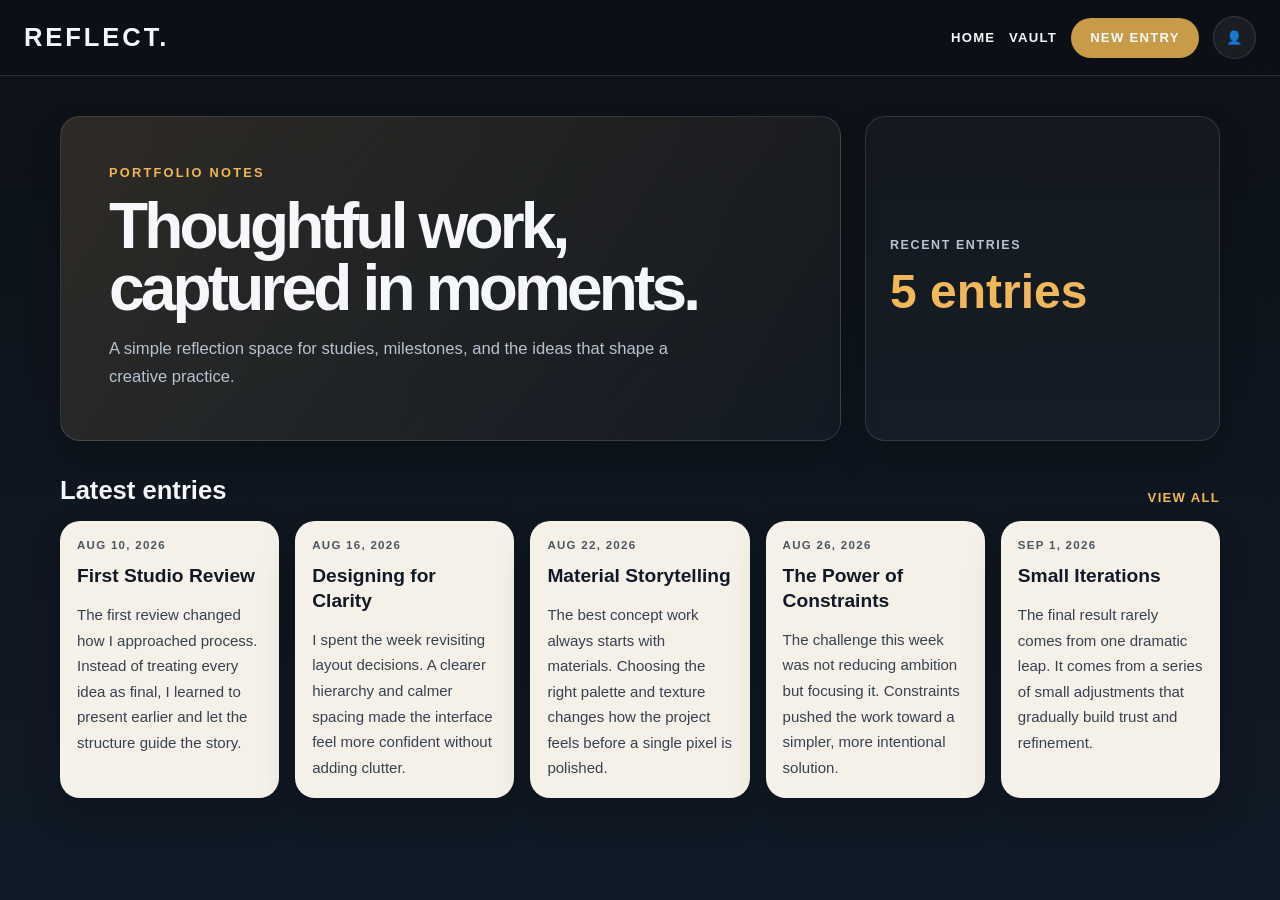
<file: index.html>
<!DOCTYPE html>
<html lang="en">
  <head>
    <meta charset="UTF-8" />
    <meta name="viewport" content="width=device-width, initial-scale=1.0" />
    <title>Reflect Journal</title>
    <link rel="stylesheet" href="styles.css" />
  </head>
  <body>
    <header class="topbar">
      <a href="index.html" class="brand">Reflect.</a>
      <nav class="nav" aria-label="Main navigation">
        <a href="index.html">Home</a>
        <a href="vault.html">Vault</a>
        <a href="new-entry.html" class="nav-button">New Entry</a>
        <a href="index.html" class="profile-button" aria-label="Profile">👤</a>
      </nav>
    </header>

    <main class="page-shell">
      <section class="hero">
        <div class="hero-copy">
          <p class="eyebrow">Portfolio Notes</p>
          <h1>Thoughtful work, captured in moments.</h1>
          <p>
            A simple reflection space for studies, milestones, and the ideas that shape
            a creative practice.
          </p>
        </div>

        <aside class="hero-panel" aria-label="Saved entry summary">
          <span>Recent entries</span>
          <strong id="entry-count">0 entries</strong>
        </aside>
      </section>

      <section aria-labelledby="latest-heading">
        <div class="section-head">
          <h2 id="latest-heading">Latest entries</h2>
          <a href="vault.html" class="text-link">View all</a>
        </div>

        <div id="entry-grid" class="card-grid" aria-live="polite">
          <article class="entry-card">
            <p class="date">Aug 10</p>
            <h3>First Studio Review</h3>
            <p>Feedback helped clarify the process and sharpen the narrative behind the work.</p>
          </article>
          <article class="entry-card">
            <p class="date">Aug 16</p>
            <h3>Designing for Clarity</h3>
            <p>Spacing and hierarchy made the layout feel more intentional and easier to use.</p>
          </article>
          <article class="entry-card">
            <p class="date">Aug 22</p>
            <h3>Material Storytelling</h3>
            <p>The material palette shaped the experience even before the final screens were refined.</p>
          </article>
          <article class="entry-card">
            <p class="date">Aug 26</p>
            <h3>The Power of Constraints</h3>
            <p>Constraints pushed the concept toward focus and created more meaningful decisions.</p>
          </article>
          <article class="entry-card">
            <p class="date">Sep 01</p>
            <h3>Small Iterations</h3>
            <p>Progress came from a sequence of thoughtful refinements rather than one dramatic leap.</p>
          </article>
        </div>
      </section>
    </main>

    <script src="app.js"></script>
  </body>
</html>
</file>
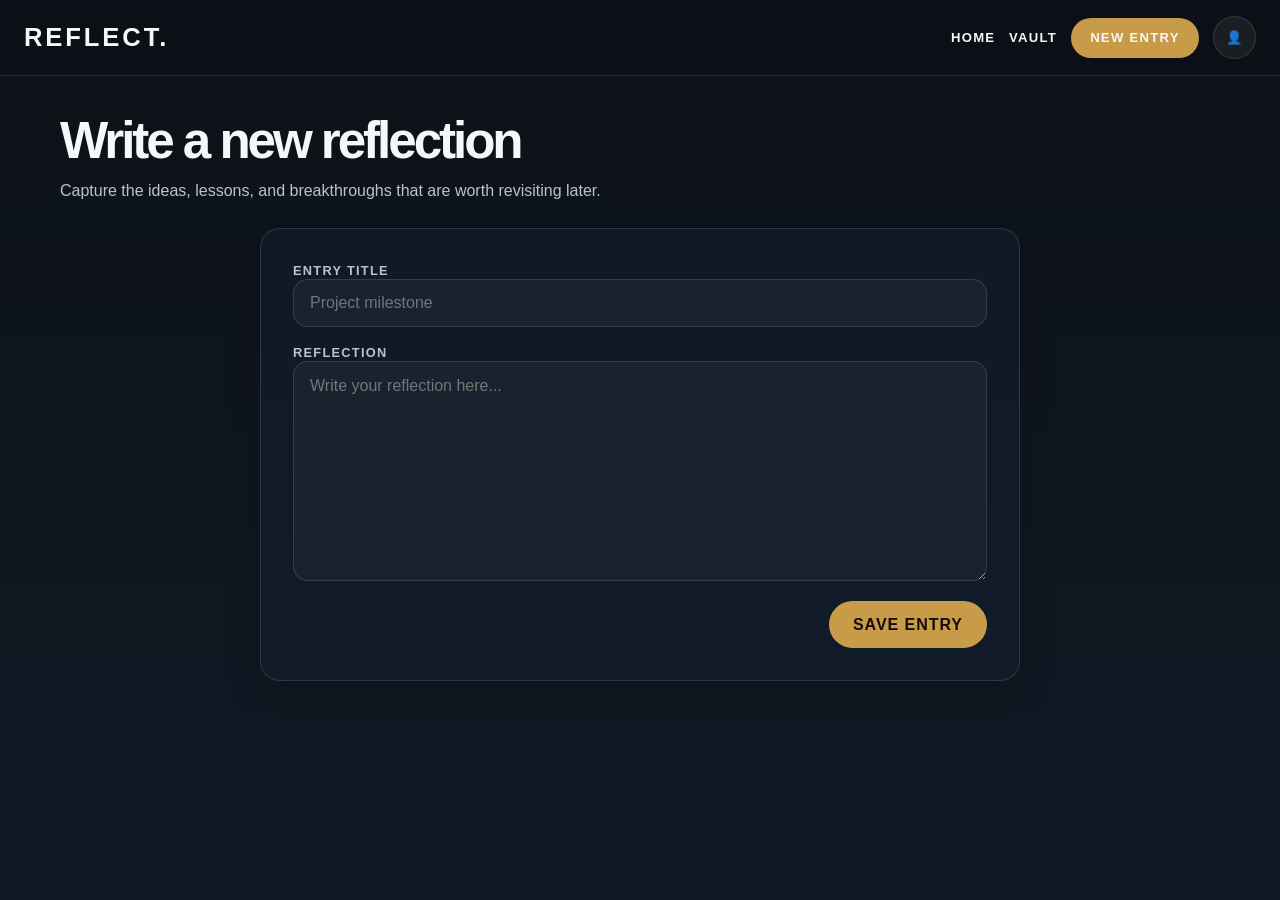
<file: new-entry.html>
<!DOCTYPE html>
<html lang="en">
  <head>
    <meta charset="UTF-8" />
    <meta name="viewport" content="width=device-width, initial-scale=1.0" />
    <title>New Entry</title>
    <link rel="stylesheet" href="styles.css" />
  </head>
  <body>
    <header class="topbar">
      <a href="index.html" class="brand">Reflect.</a>
      <nav class="nav" aria-label="Main navigation">
        <a href="index.html">Home</a>
        <a href="vault.html">Vault</a>
        <a href="new-entry.html" class="nav-button">New Entry</a>
        <a href="index.html" class="profile-button" aria-label="Profile">👤</a>
      </nav>
    </header>

    <main class="page-shell">
      <div class="page-header">
        <h1 class="page-title">Write a new reflection</h1>
        <p class="page-subtitle">
          Capture the ideas, lessons, and breakthroughs that are worth revisiting later.
        </p>
      </div>

      <section class="form-card">
        <form id="entry-form" class="entry-form">
          <div>
            <label for="entry-title">Entry title</label>
            <input id="entry-title" name="title" type="text" placeholder="Project milestone" />
          </div>

          <div>
            <label for="entry-body">Reflection</label>
            <textarea id="entry-body" name="body" placeholder="Write your reflection here..."></textarea>
          </div>

          <div class="form-actions">
            <button id="save-entry" type="submit" class="primary-button">Save Entry</button>
          </div>
        </form>
      </section>
    </main>

    <script src="app.js"></script>
  </body>
</html>
</file>
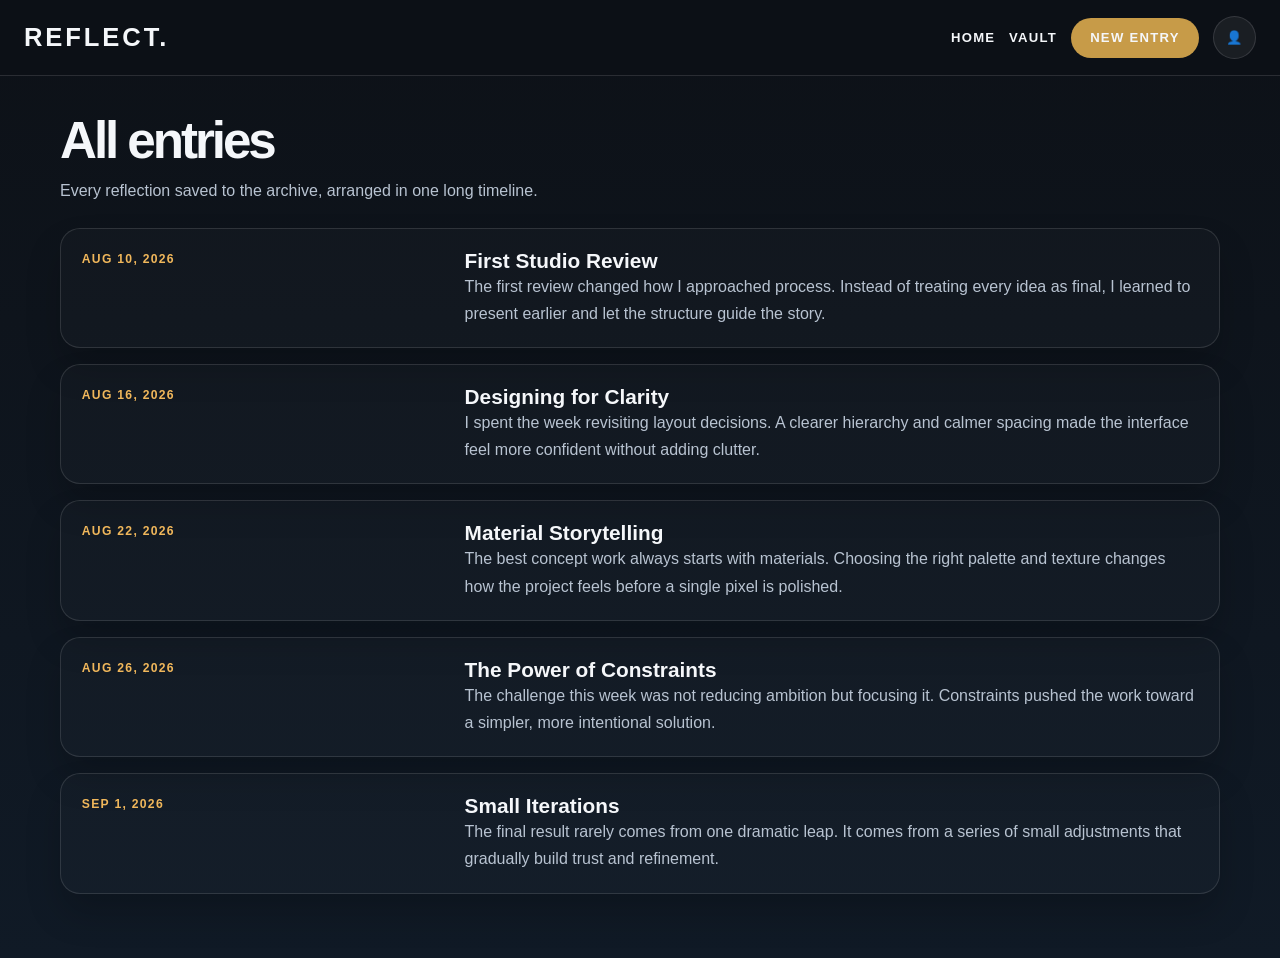
<file: vault.html>
<!DOCTYPE html>
<html lang="en">
  <head>
    <meta charset="UTF-8" />
    <meta name="viewport" content="width=device-width, initial-scale=1.0" />
    <title>Vault</title>
    <link rel="stylesheet" href="styles.css" />
  </head>
  <body>
    <header class="topbar">
      <a href="index.html" class="brand">Reflect.</a>
      <nav class="nav" aria-label="Main navigation">
        <a href="index.html">Home</a>
        <a href="vault.html">Vault</a>
        <a href="new-entry.html" class="nav-button">New Entry</a>
        <a href="index.html" class="profile-button" aria-label="Profile">👤</a>
      </nav>
    </header>

    <main class="page-shell">
      <div class="page-header">
        <h1 class="page-title">All entries</h1>
        <p class="page-subtitle">
          Every reflection saved to the archive, arranged in one long timeline.
        </p>
      </div>

      <section id="vault-list" class="vault-list" aria-live="polite"></section>
    </main>

    <script src="app.js"></script>
  </body>
</html>
</file>
<file: styles.css>
:root {
  --bg: #0d1117;
  --panel: #121c2a;
  --panel-alt: #17273a;
  --card: #f5f1e8;
  --text: #f5f7fa;
  --muted: #b8c3d1;
  --accent: #c79b48;
  --accent-strong: #f0b75b;
  --line: rgba(255, 255, 255, 0.12);
  --shadow: 0 20px 35px rgba(0, 0, 0, 0.18);
}

* {
  box-sizing: border-box;
}

html {
  scroll-behavior: smooth;
}

body {
  margin: 0;
  min-height: 100vh;
  font-family: "Segoe UI", Tahoma, Geneva, Verdana, sans-serif;
  background: linear-gradient(180deg, #0d1117 0%, #101a26 100%);
  color: var(--text);
}

a {
  color: inherit;
  text-decoration: none;
}

button,
input,
textarea {
  font: inherit;
}

.topbar {
  position: sticky;
  top: 0;
  z-index: 10;
  display: flex;
  justify-content: space-between;
  align-items: center;
  gap: 1rem;
  padding: 1rem 1.5rem;
  border-bottom: 1px solid var(--line);
  background: rgba(13, 17, 23, 0.8);
  backdrop-filter: blur(14px);
}

.brand {
  font-size: clamp(1.5rem, 2vw, 2.2rem);
  font-weight: 800;
  letter-spacing: 0.18rem;
  text-transform: uppercase;
}

.nav {
  display: flex;
  align-items: center;
  gap: 0.85rem;
}

.nav a {
  color: var(--text);
  font-size: 0.82rem;
  font-weight: 700;
  text-transform: uppercase;
  letter-spacing: 0.08rem;
  transition: color 0.2s ease;
}

.nav a:hover {
  color: var(--accent-strong);
}

.nav-button,
.profile-button {
  display: inline-flex;
  align-items: center;
  justify-content: center;
  border: 1px solid var(--line);
  border-radius: 999px;
  background: rgba(255, 255, 255, 0.02);
}

.nav-button {
  padding: 0.72rem 1.15rem;
  background: var(--accent);
  color: #1a1206;
  border-color: transparent;
}

.profile-button {
  width: 2.7rem;
  height: 2.7rem;
  background: rgba(255, 255, 255, 0.06);
  font-size: 1.25rem;
}

.page-shell {
  max-width: 1200px;
  margin: 0 auto;
  padding: 2.5rem 1.25rem 4rem;
}

.hero {
  display: grid;
  grid-template-columns: 2.2fr 1fr;
  gap: 1.5rem;
  align-items: stretch;
  margin-bottom: 2rem;
}

.hero-copy,
.hero-panel,
.entry-card,
.vault-row,
.form-card {
  border: 1px solid var(--line);
  border-radius: 1.25rem;
  box-shadow: var(--shadow);
}

.hero-copy {
  padding: clamp(1.5rem, 4vw, 3rem);
  background: linear-gradient(135deg, rgba(247, 197, 119, 0.14), rgba(255, 255, 255, 0.02));
}

.eyebrow {
  margin: 0 0 1rem;
  color: var(--accent-strong);
  font-size: 0.8rem;
  font-weight: 700;
  letter-spacing: 0.14rem;
  text-transform: uppercase;
}

.hero-copy h1,
.page-title {
  margin: 0;
  font-size: clamp(2.5rem, 5vw, 4.5rem);
  line-height: 0.96;
  letter-spacing: -0.06em;
}

.hero-copy p:last-child {
  margin: 1rem 0 0;
  max-width: 38rem;
  color: var(--muted);
  font-size: 1.04rem;
  line-height: 1.7;
}

.hero-panel {
  display: flex;
  flex-direction: column;
  justify-content: center;
  gap: 0.8rem;
  padding: 1.5rem;
  background: rgba(255, 255, 255, 0.03);
}

.hero-panel span {
  color: var(--muted);
  text-transform: uppercase;
  letter-spacing: 0.1rem;
  font-size: 0.78rem;
  font-weight: 700;
}

.hero-panel strong {
  font-size: clamp(2rem, 4vw, 3rem);
  color: var(--accent-strong);
}

.section-head {
  display: flex;
  align-items: end;
  justify-content: space-between;
  gap: 1rem;
  margin: 2.2rem 0 1rem;
}

.section-head h2 {
  margin: 0;
  font-size: clamp(1.4rem, 2vw, 2rem);
}

.text-link {
  color: var(--accent-strong);
  font-size: 0.82rem;
  font-weight: 700;
  text-transform: uppercase;
  letter-spacing: 0.08rem;
}

.card-grid {
  display: grid;
  grid-template-columns: repeat(5, minmax(0, 1fr));
  gap: 1rem;
}

.entry-card {
  display: flex;
  flex-direction: column;
  gap: 0.8rem;
  min-height: 16rem;
  padding: 1.1rem 1rem 1rem;
  background: var(--card);
  color: #111827;
}

.entry-card .date {
  margin: 0;
  color: #4b5563;
  font-size: 0.72rem;
  font-weight: 700;
  text-transform: uppercase;
  letter-spacing: 0.08rem;
}

.entry-card h3 {
  margin: 0;
  font-size: 1.2rem;
  line-height: 1.3;
}

.entry-card p:last-child {
  margin: 0;
  color: #374151;
  line-height: 1.7;
  font-size: 0.94rem;
}

.page-header {
  margin-bottom: 1.5rem;
}

.page-title {
  font-size: clamp(2.2rem, 4vw, 3.4rem);
}

.page-subtitle {
  margin: 0.7rem 0 0;
  color: var(--muted);
  max-width: 38rem;
  line-height: 1.7;
}

.form-card {
  max-width: 760px;
  margin: 0 auto;
  padding: clamp(1.3rem, 3vw, 2rem);
  background: rgba(18, 28, 42, 0.8);
}

.entry-form {
  display: grid;
  gap: 1rem;
}

.entry-form label {
  font-size: 0.8rem;
  font-weight: 700;
  letter-spacing: 0.08rem;
  text-transform: uppercase;
  color: var(--muted);
}

.entry-form input,
.entry-form textarea {
  width: 100%;
  padding: 0.9rem 1rem;
  border: 1px solid var(--line);
  border-radius: 0.9rem;
  background: rgba(255, 255, 255, 0.04);
  color: var(--text);
}

.entry-form textarea {
  min-height: 220px;
  resize: vertical;
}

.entry-form input:focus,
.entry-form textarea:focus {
  outline: 2px solid rgba(240, 183, 91, 0.55);
  border-color: transparent;
}

.form-actions {
  display: flex;
  justify-content: flex-end;
}

.primary-button {
  border: none;
  border-radius: 999px;
  padding: 0.9rem 1.5rem;
  background: var(--accent);
  color: #140d05;
  font-weight: 800;
  text-transform: uppercase;
  letter-spacing: 0.06rem;
  cursor: pointer;
  transition: transform 0.2s ease, box-shadow 0.2s ease;
}

.primary-button:hover {
  transform: translateY(-1px);
  box-shadow: 0 12px 24px rgba(199, 155, 72, 0.32);
}

.vault-list {
  display: grid;
  gap: 1rem;
}

.vault-row {
  display: grid;
  grid-template-columns: minmax(0, 1.5fr) minmax(0, 3fr);
  gap: 1rem;
  padding: 1.25rem 1.3rem;
  background: rgba(255, 255, 255, 0.02);
}

.vault-row h3 {
  margin: 0;
  font-size: 1.3rem;
}

.vault-row .meta {
  margin: 0;
  color: var(--accent-strong);
  font-size: 0.76rem;
  letter-spacing: 0.08rem;
  text-transform: uppercase;
  font-weight: 700;
}

.vault-row p {
  margin: 0;
  color: var(--muted);
  line-height: 1.7;
}

.empty-state {
  padding: 1.5rem;
  border: 1px dashed var(--line);
  border-radius: 1rem;
  color: var(--muted);
}

@media (max-width: 900px) {
  .hero {
    grid-template-columns: 1fr;
  }

  .card-grid {
    grid-template-columns: repeat(2, minmax(0, 1fr));
  }

  .vault-row {
    grid-template-columns: 1fr;
  }
}

@media (max-width: 560px) {
  .topbar {
    flex-wrap: wrap;
  }

  .nav {
    width: 100%;
    justify-content: space-between;
    flex-wrap: wrap;
  }

  .card-grid {
    grid-template-columns: 1fr;
  }
}
</file>
